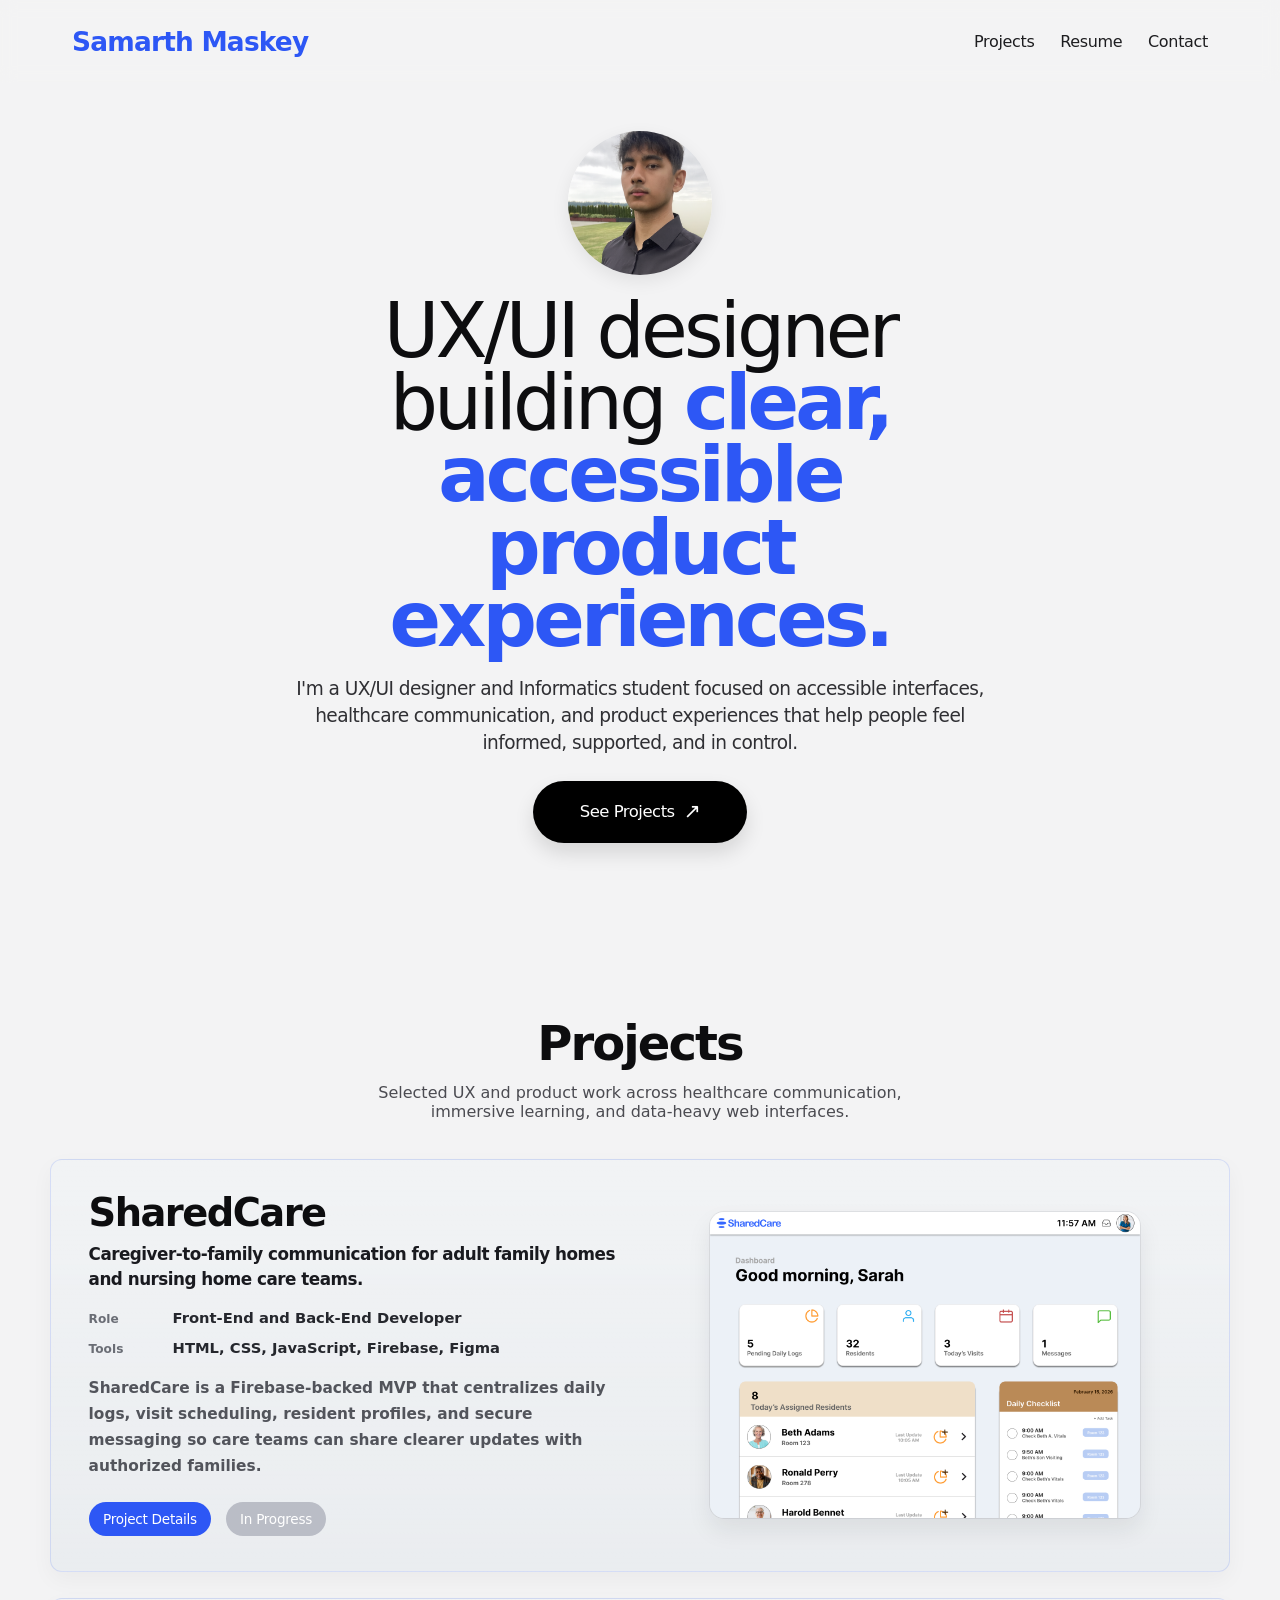
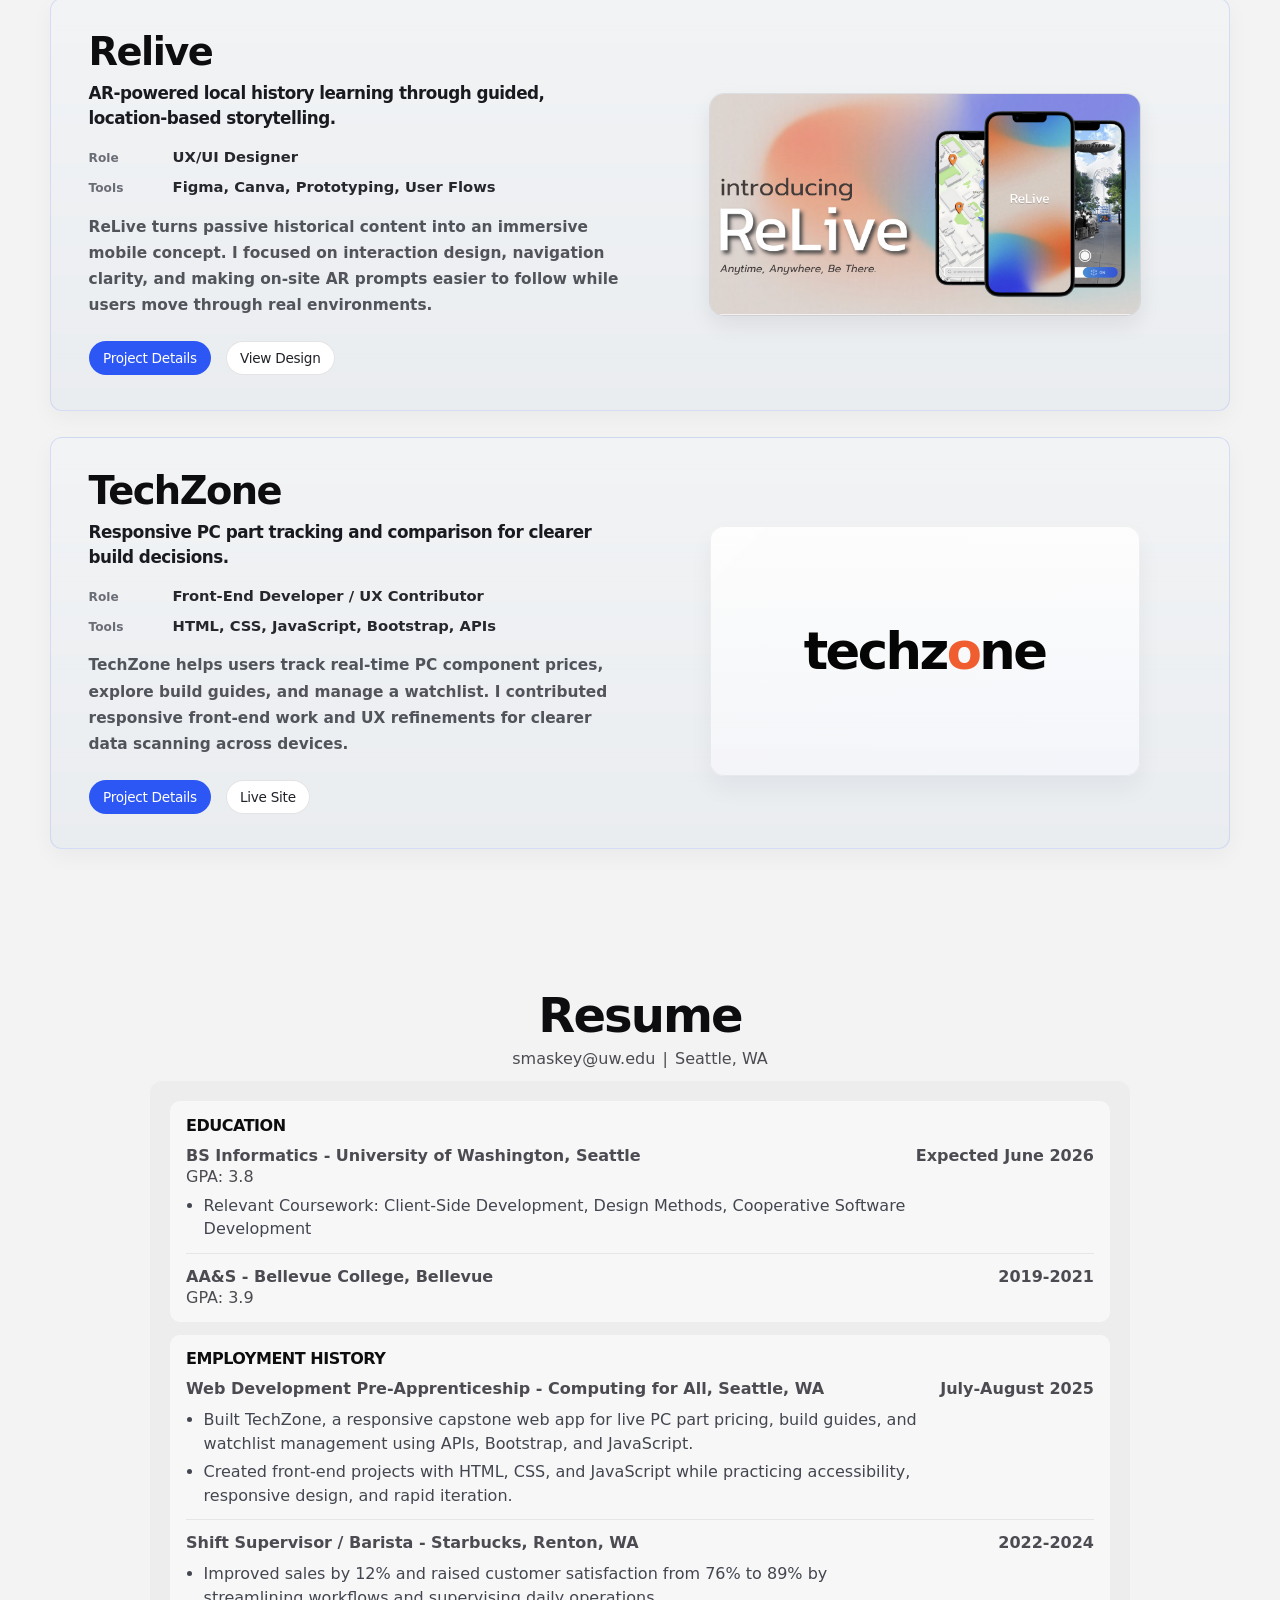
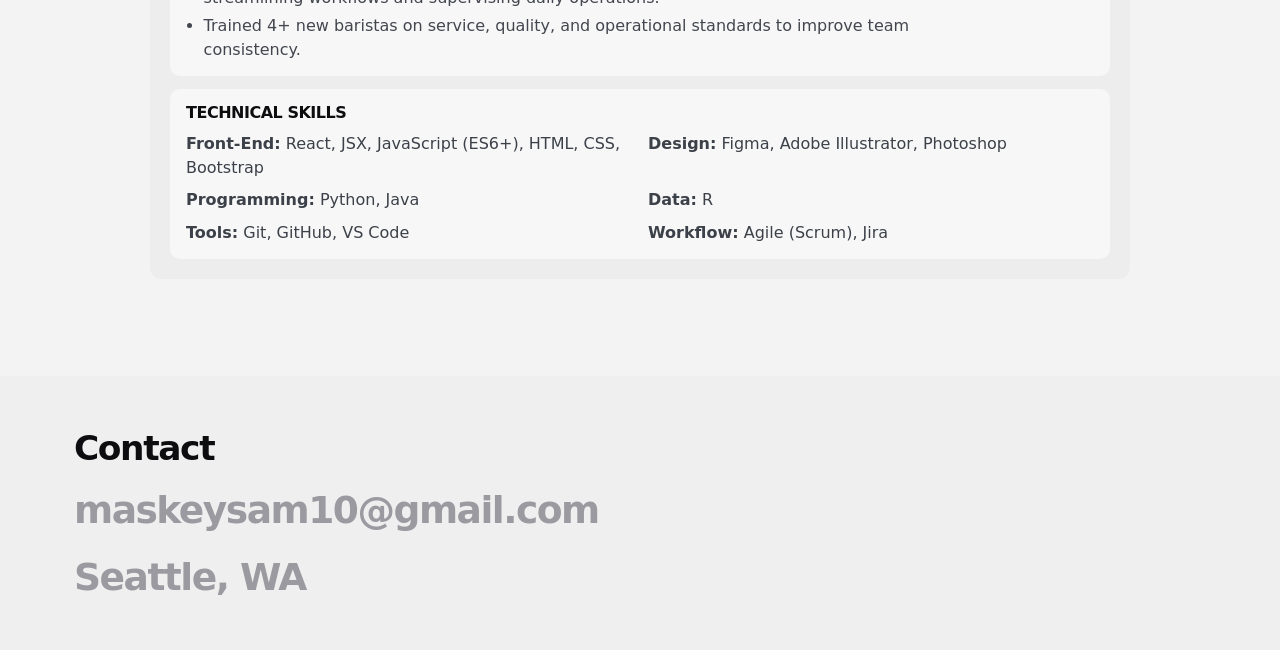
<file: index.html>
<!DOCTYPE html>
<html lang="en">
<head>
  <meta charset="UTF-8">
  <meta name="viewport" content="width=device-width, initial-scale=1.0">
  <title>Samarth Maskey | UX/UI Portfolio</title>
  <link rel="stylesheet" href="styles.css">
</head>
<body>
  <header class="site-header">
    <a class="brand" href="#home">Samarth Maskey</a>
    <nav class="site-nav" aria-label="Primary navigation">
      <a href="#projects">Projects</a>
      <a href="#resume">Resume</a>
      <a href="#contact">Contact</a>
    </nav>
  </header>

  <main>
    <section id="home" class="hero" aria-labelledby="hero-title">
      <img
        class="avatar"
        src="img/portrait.png"
        alt="Portrait of Samarth Maskey"
        width="144"
        height="144"
      >

      <h1 id="hero-title" class="hero-title">
        UX/UI designer building <span>clear, accessible product experiences.</span>
      </h1>

      <p class="hero-copy">
        I'm a UX/UI designer and Informatics student focused on accessible interfaces,
        healthcare communication, and product experiences that help people feel informed,
        supported, and in control.
      </p>

      <a class="cta-button" href="#projects">
        <span>See Projects</span>
        <span class="cta-arrow" aria-hidden="true">↗</span>
      </a>
    </section>

    <section id="projects" class="content-section" aria-labelledby="projects-title">
      <div class="projects-shell">
        <div class="section-heading">
          <h2 id="projects-title">Projects</h2>
          <p>Selected UX and product work across healthcare communication, immersive learning, and data-heavy web interfaces.</p>
        </div>

        <article class="project-card project-card-featured" aria-labelledby="sharedcare-title">
          <div class="project-copy">
            <h3 id="sharedcare-title">SharedCare</h3>
            <p class="project-value">Caregiver-to-family communication for adult family homes and nursing home care teams.</p>
            <dl class="project-specs" aria-label="SharedCare project details">
              <div>
                <dt>Role</dt>
                <dd>Front-End and Back-End Developer</dd>
              </div>
              <div>
                <dt>Tools</dt>
                <dd>HTML, CSS, JavaScript, Firebase, Figma</dd>
              </div>
            </dl>
            <p>
              SharedCare is a Firebase-backed MVP that centralizes daily logs, visit
              scheduling, resident profiles, and secure messaging so care teams can share
              clearer updates with authorized families.
            </p>
            <div class="project-actions">
              <a href="sharedcare.html" class="project-pill project-pill-primary">Project Details</a>
              <span class="project-pill project-pill-disabled" aria-disabled="true">In Progress</span>
            </div>
          </div>

          <div class="project-visual sharedcare-visual">
            <img
              src="img/sharedcare-mvp/Dashboard.png"
              alt="SharedCare caregiver dashboard with daily logs, assigned residents, visits, and messages."
              class="sharedcare-card-shot"
            >
          </div>
        </article>

        <article class="project-card project-card-featured" aria-labelledby="relive-title">
          <div class="project-copy">
            <h3 id="relive-title">Relive</h3>
            <p class="project-value">AR-powered local history learning through guided, location-based storytelling.</p>
            <dl class="project-specs" aria-label="Relive project details">
              <div>
                <dt>Role</dt>
                <dd>UX/UI Designer</dd>
              </div>
              <div>
                <dt>Tools</dt>
                <dd>Figma, Canva, Prototyping, User Flows</dd>
              </div>
            </dl>
            <p>
              ReLive turns passive historical content into an immersive mobile concept.
              I focused on interaction design, navigation clarity, and making on-site AR
              prompts easier to follow while users move through real environments.
            </p>
            <div class="project-actions">
              <a href="relive.html" class="project-pill project-pill-primary">Project Details</a>
              <a href="https://reliveprotothon2024.my.canva.site/" target="_blank" rel="noreferrer" class="project-pill project-pill-secondary">View Design</a>
            </div>
          </div>

          <div class="project-visual relive-visual">
            <img
              src="img/image.png"
              alt="ReLive concept image showing branded mobile mockups for an AR-powered history experience."
              class="relive-card-shot"
            >
          </div>
        </article>

        <article class="project-card project-card-featured" aria-labelledby="techzone-title">
          <div class="project-copy">
            <h3 id="techzone-title">TechZone</h3>
            <p class="project-value">Responsive PC part tracking and comparison for clearer build decisions.</p>
            <dl class="project-specs" aria-label="TechZone project details">
              <div>
                <dt>Role</dt>
                <dd>Front-End Developer / UX Contributor</dd>
              </div>
              <div>
                <dt>Tools</dt>
                <dd>HTML, CSS, JavaScript, Bootstrap, APIs</dd>
              </div>
            </dl>
            <p>
              TechZone helps users track real-time PC component prices, explore build
              guides, and manage a watchlist. I contributed responsive front-end work and
              UX refinements for clearer data scanning across devices.
            </p>
            <div class="project-actions">
              <a href="techzone.html" class="project-pill project-pill-primary">Project Details</a>
              <a href="https://techzoneproject1.netlify.app/" target="_blank" rel="noreferrer" class="project-pill project-pill-secondary">Live Site</a>
            </div>
          </div>

          <div class="project-visual techzone-visual" aria-hidden="true">
            <div class="techzone-wordmark">
              <span class="tz-black">techz</span><span class="tz-orange">o</span><span class="tz-black">ne</span>
            </div>
          </div>
        </article>
      </div>
    </section>

    <section id="resume" class="content-section" aria-labelledby="resume-title">
      <div class="resume-shell">
        <div class="resume-header">
          <h2 id="resume-title">Resume</h2>
          <p class="resume-contact">
            <a href="mailto:smaskey@uw.edu">smaskey@uw.edu</a>
            <span aria-hidden="true">|</span>
            <span>Seattle, WA</span>
          </p>
        </div>

        <div class="resume-panel">
          <section class="resume-block" aria-labelledby="resume-education">
            <h3 id="resume-education">Education</h3>
            <article class="resume-item">
              <div class="resume-item-head">
                <p class="resume-role">BS Informatics - University of Washington, Seattle</p>
                <p class="resume-date">Expected June 2026</p>
              </div>
              <p class="resume-subline">GPA: 3.8</p>
              <ul class="resume-bullets">
                <li>Relevant Coursework: Client-Side Development, Design Methods, Cooperative Software Development</li>
              </ul>
            </article>
            <article class="resume-item">
              <div class="resume-item-head">
                <p class="resume-role">AA&amp;S - Bellevue College, Bellevue</p>
                <p class="resume-date">2019-2021</p>
              </div>
              <p class="resume-subline">GPA: 3.9</p>
            </article>
          </section>

          <section class="resume-block" aria-labelledby="resume-employment">
            <h3 id="resume-employment">Employment History</h3>
            <article class="resume-item">
              <div class="resume-item-head">
                <p class="resume-role">Web Development Pre-Apprenticeship - Computing for All, Seattle, WA</p>
                <p class="resume-date">July-August 2025</p>
              </div>
              <ul class="resume-bullets">
                <li>Built TechZone, a responsive capstone web app for live PC part pricing, build guides, and watchlist management using APIs, Bootstrap, and JavaScript.</li>
                <li>Created front-end projects with HTML, CSS, and JavaScript while practicing accessibility, responsive design, and rapid iteration.</li>
              </ul>
            </article>
            <article class="resume-item">
              <div class="resume-item-head">
                <p class="resume-role">Shift Supervisor / Barista - Starbucks, Renton, WA</p>
                <p class="resume-date">2022-2024</p>
              </div>
              <ul class="resume-bullets">
                <li>Improved sales by 12% and raised customer satisfaction from 76% to 89% by streamlining workflows and supervising daily operations.</li>
                <li>Trained 4+ new baristas on service, quality, and operational standards to improve team consistency.</li>
              </ul>
            </article>
          </section>

          <section class="resume-block" aria-labelledby="resume-skills">
            <h3 id="resume-skills">Technical Skills</h3>
            <div class="skills-grid">
              <p><strong>Front-End:</strong> React, JSX, JavaScript (ES6+), HTML, CSS, Bootstrap</p>
              <p><strong>Design:</strong> Figma, Adobe Illustrator, Photoshop</p>
              <p><strong>Programming:</strong> Python, Java</p>
              <p><strong>Data:</strong> R</p>
              <p><strong>Tools:</strong> Git, GitHub, VS Code</p>
              <p><strong>Workflow:</strong> Agile (Scrum), Jira</p>
            </div>
          </section>
        </div>
      </div>
    </section>

  </main>

  <footer id="contact" class="site-footer" aria-labelledby="contact-title">
    <div class="footer-shell">
      <h2 id="contact-title">Contact</h2>
      <p><a href="mailto:maskeysam10@gmail.com">maskeysam10@gmail.com</a></p>
      <p>Seattle, WA</p>
    </div>
  </footer>

  <script src="script.js"></script>
</body>
</html>
</file>
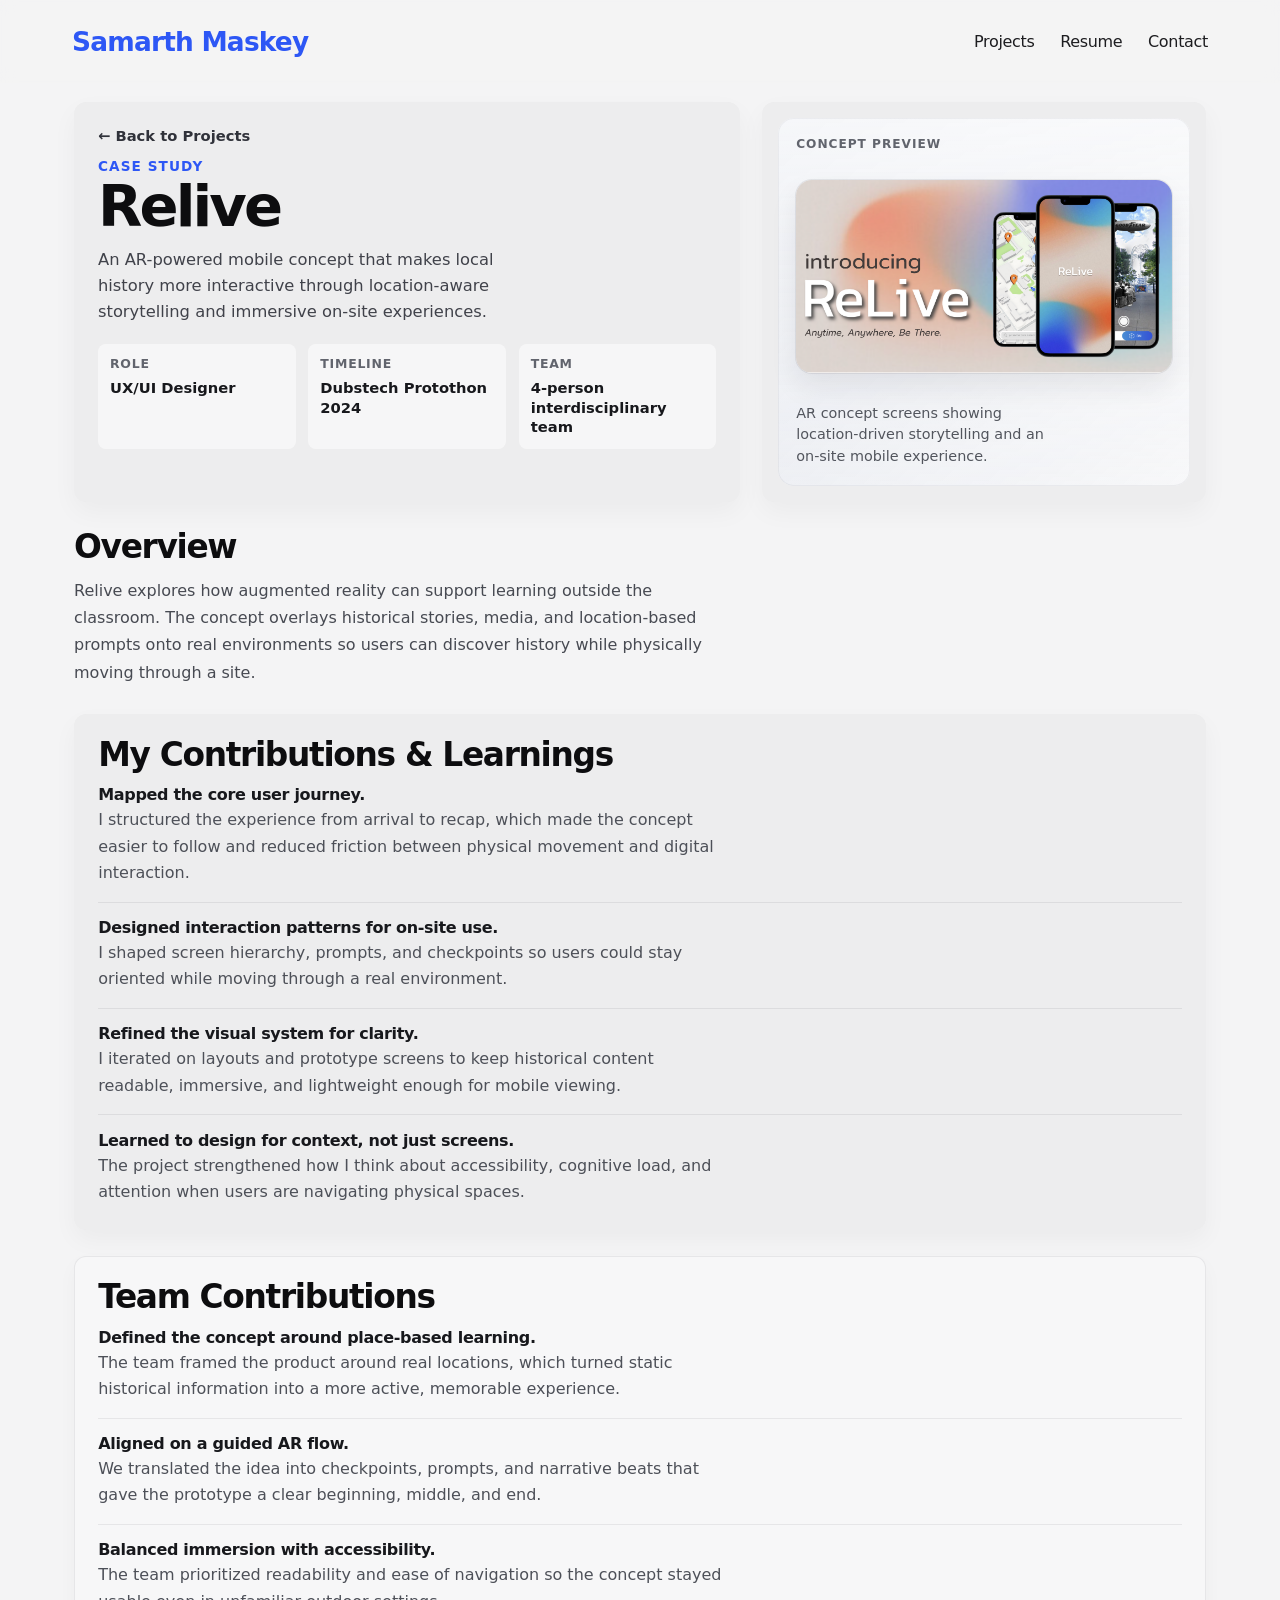
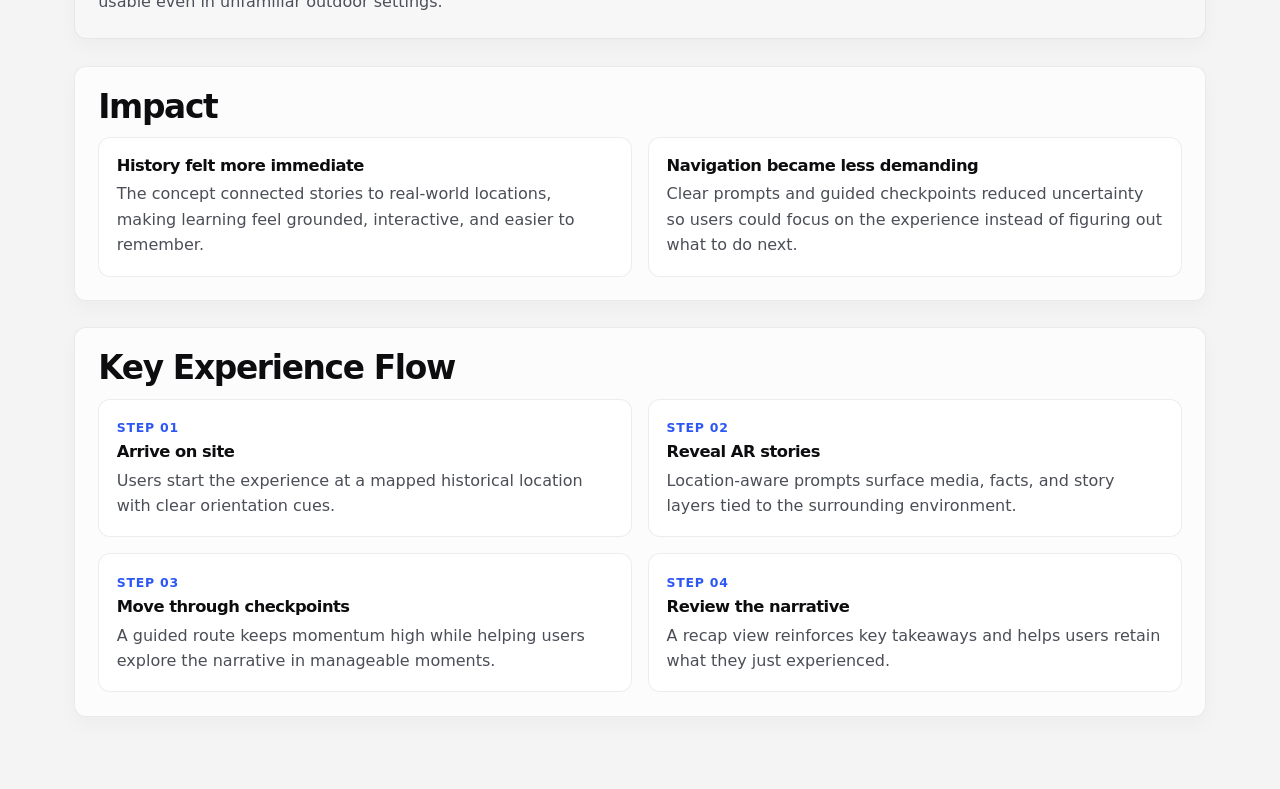
<file: relive.html>
<!DOCTYPE html>
<html lang="en">
<head>
  <meta charset="UTF-8">
  <meta name="viewport" content="width=device-width, initial-scale=1.0">
  <title>Relive | Project Details</title>
  <link rel="stylesheet" href="styles.css">
</head>
<body class="project-detail-page">
  <header class="site-header">
    <a class="brand" href="index.html">Samarth Maskey</a>
    <nav class="site-nav" aria-label="Primary navigation">
      <a href="index.html#projects">Projects</a>
      <a href="index.html#resume">Resume</a>
      <a href="index.html#contact">Contact</a>
    </nav>
  </header>

  <main class="detail-main">
    <section class="detail-hero" aria-labelledby="relive-page-title">
      <div class="detail-hero-copy">
        <a class="back-link" href="index.html#projects">← Back to Projects</a>
        <p class="detail-kicker">Case Study</p>
        <h1 id="relive-page-title">Relive</h1>
        <p class="detail-summary">
          An AR-powered mobile concept that makes local history more interactive through
          location-aware storytelling and immersive on-site experiences.
        </p>
        <div class="detail-meta">
          <div>
            <span class="detail-label">Role</span>
            <p>UX/UI Designer</p>
          </div>
          <div>
            <span class="detail-label">Timeline</span>
            <p>Dubstech Protothon 2024</p>
          </div>
          <div>
            <span class="detail-label">Team</span>
            <p>4-person interdisciplinary team</p>
          </div>
        </div>
      </div>

      <div class="detail-hero-visual relive-detail-visual">
        <div class="detail-visual-frame">
          <p class="detail-visual-label">Concept Preview</p>
          <div class="detail-visual-stage">
            <img
              src="img/image.png"
              alt="ReLive concept image showing branded mobile mockups for an AR-powered history experience."
              class="relive-hero-shot"
            >
          </div>
          <p class="detail-visual-note">AR concept screens showing location-driven storytelling and an on-site mobile experience.</p>
        </div>
      </div>
    </section>

    <section class="detail-section detail-section-minimal">
      <h2>Overview</h2>
      <p class="detail-lede">
        Relive explores how augmented reality can support learning outside the classroom.
        The concept overlays historical stories, media, and location-based prompts onto
        real environments so users can discover history while physically moving through a site.
      </p>
    </section>

    <section class="detail-section detail-section-highlight">
      <h2>My Contributions & Learnings</h2>
      <ul class="contribution-list">
        <li><strong>Mapped the core user journey.</strong><span>I structured the experience from arrival to recap, which made the concept easier to follow and reduced friction between physical movement and digital interaction.</span></li>
        <li><strong>Designed interaction patterns for on-site use.</strong><span>I shaped screen hierarchy, prompts, and checkpoints so users could stay oriented while moving through a real environment.</span></li>
        <li><strong>Refined the visual system for clarity.</strong><span>I iterated on layouts and prototype screens to keep historical content readable, immersive, and lightweight enough for mobile viewing.</span></li>
        <li><strong>Learned to design for context, not just screens.</strong><span>The project strengthened how I think about accessibility, cognitive load, and attention when users are navigating physical spaces.</span></li>
      </ul>
    </section>

    <section class="detail-section detail-section-soft">
      <h2>Team Contributions</h2>
      <ul class="contribution-list">
        <li><strong>Defined the concept around place-based learning.</strong><span>The team framed the product around real locations, which turned static historical information into a more active, memorable experience.</span></li>
        <li><strong>Aligned on a guided AR flow.</strong><span>We translated the idea into checkpoints, prompts, and narrative beats that gave the prototype a clear beginning, middle, and end.</span></li>
        <li><strong>Balanced immersion with accessibility.</strong><span>The team prioritized readability and ease of navigation so the concept stayed usable even in unfamiliar outdoor settings.</span></li>
      </ul>
    </section>

    <section class="detail-section">
      <h2>Impact</h2>
      <div class="impact-grid">
        <article class="impact-card">
          <h3>History felt more immediate</h3>
          <p>The concept connected stories to real-world locations, making learning feel grounded, interactive, and easier to remember.</p>
        </article>
        <article class="impact-card">
          <h3>Navigation became less demanding</h3>
          <p>Clear prompts and guided checkpoints reduced uncertainty so users could focus on the experience instead of figuring out what to do next.</p>
        </article>
      </div>
    </section>

    <section class="detail-section">
      <h2>Key Experience Flow</h2>
      <div class="feature-grid">
        <article class="feature-card">
          <span>Step 01</span>
          <h3>Arrive on site</h3>
          <p>Users start the experience at a mapped historical location with clear orientation cues.</p>
        </article>
        <article class="feature-card">
          <span>Step 02</span>
          <h3>Reveal AR stories</h3>
          <p>Location-aware prompts surface media, facts, and story layers tied to the surrounding environment.</p>
        </article>
        <article class="feature-card">
          <span>Step 03</span>
          <h3>Move through checkpoints</h3>
          <p>A guided route keeps momentum high while helping users explore the narrative in manageable moments.</p>
        </article>
        <article class="feature-card">
          <span>Step 04</span>
          <h3>Review the narrative</h3>
          <p>A recap view reinforces key takeaways and helps users retain what they just experienced.</p>
        </article>
      </div>
    </section>
  </main>
</body>
</html>
</file>
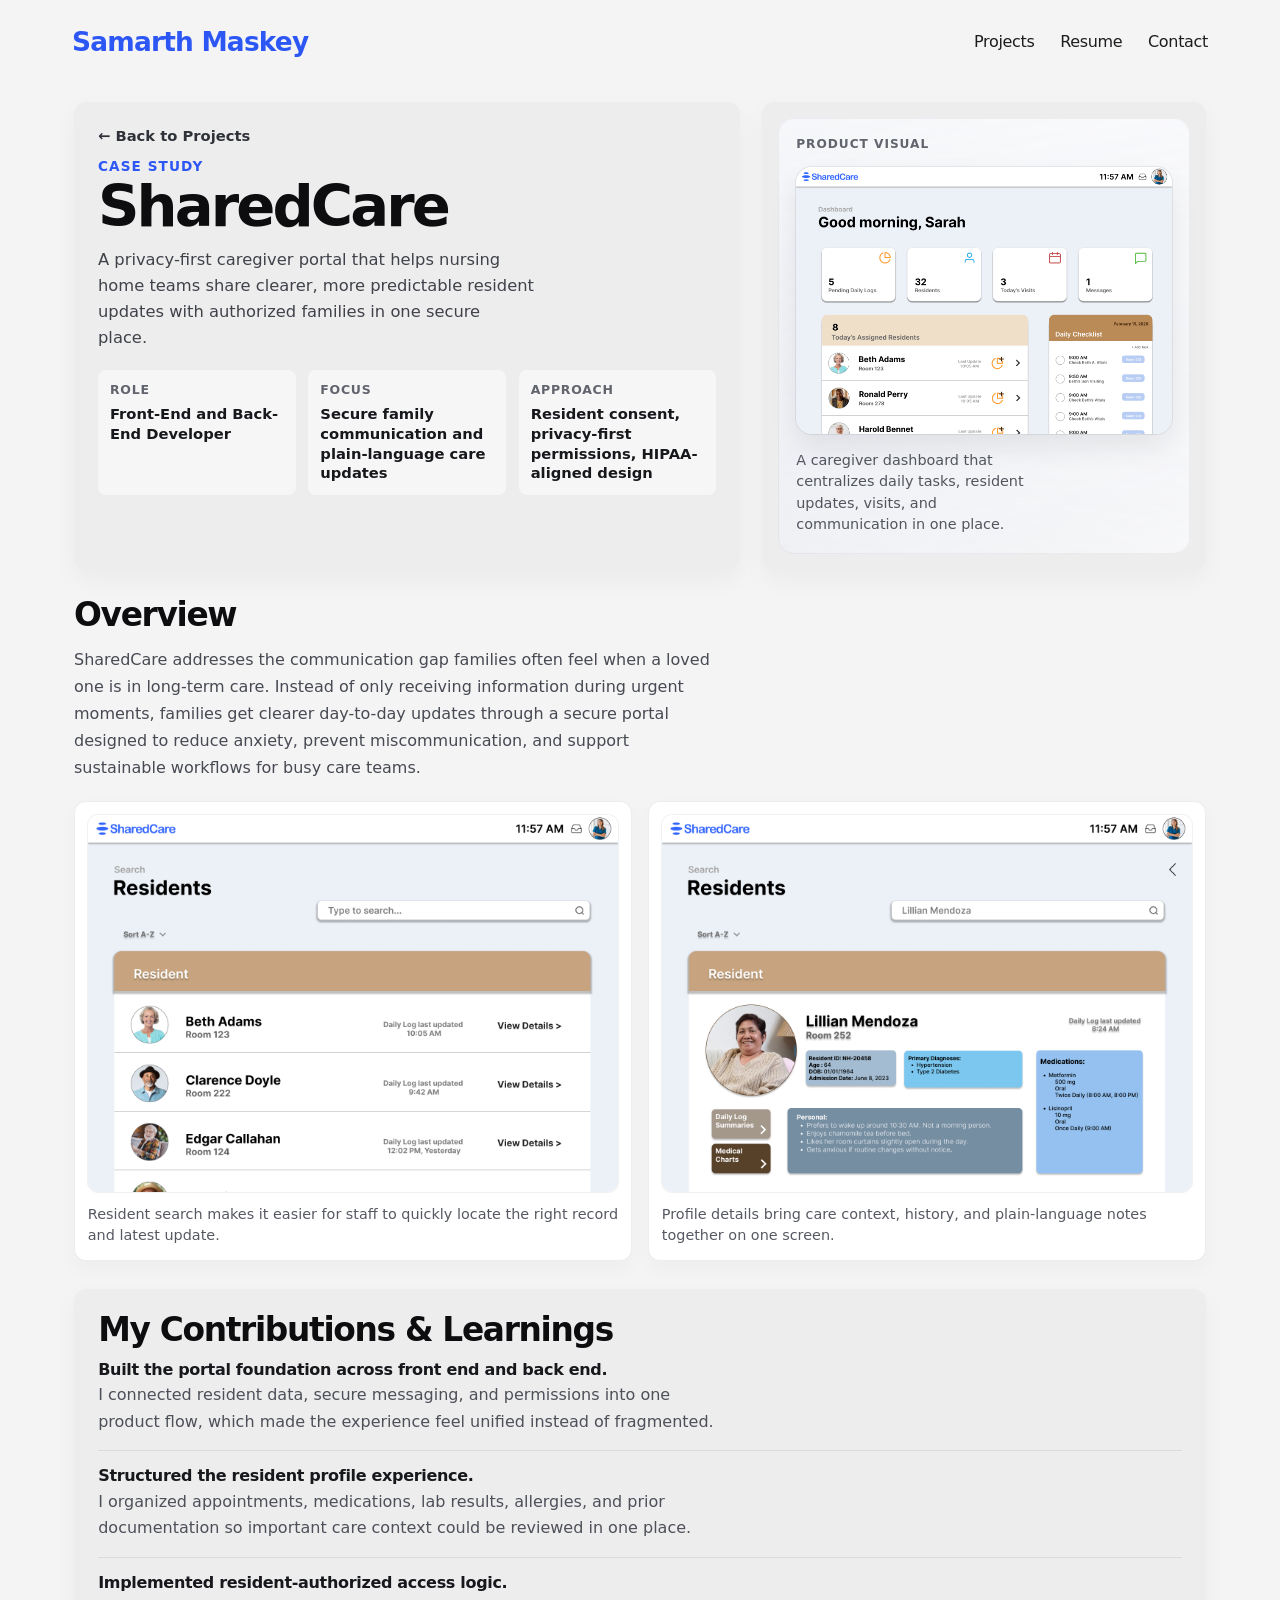
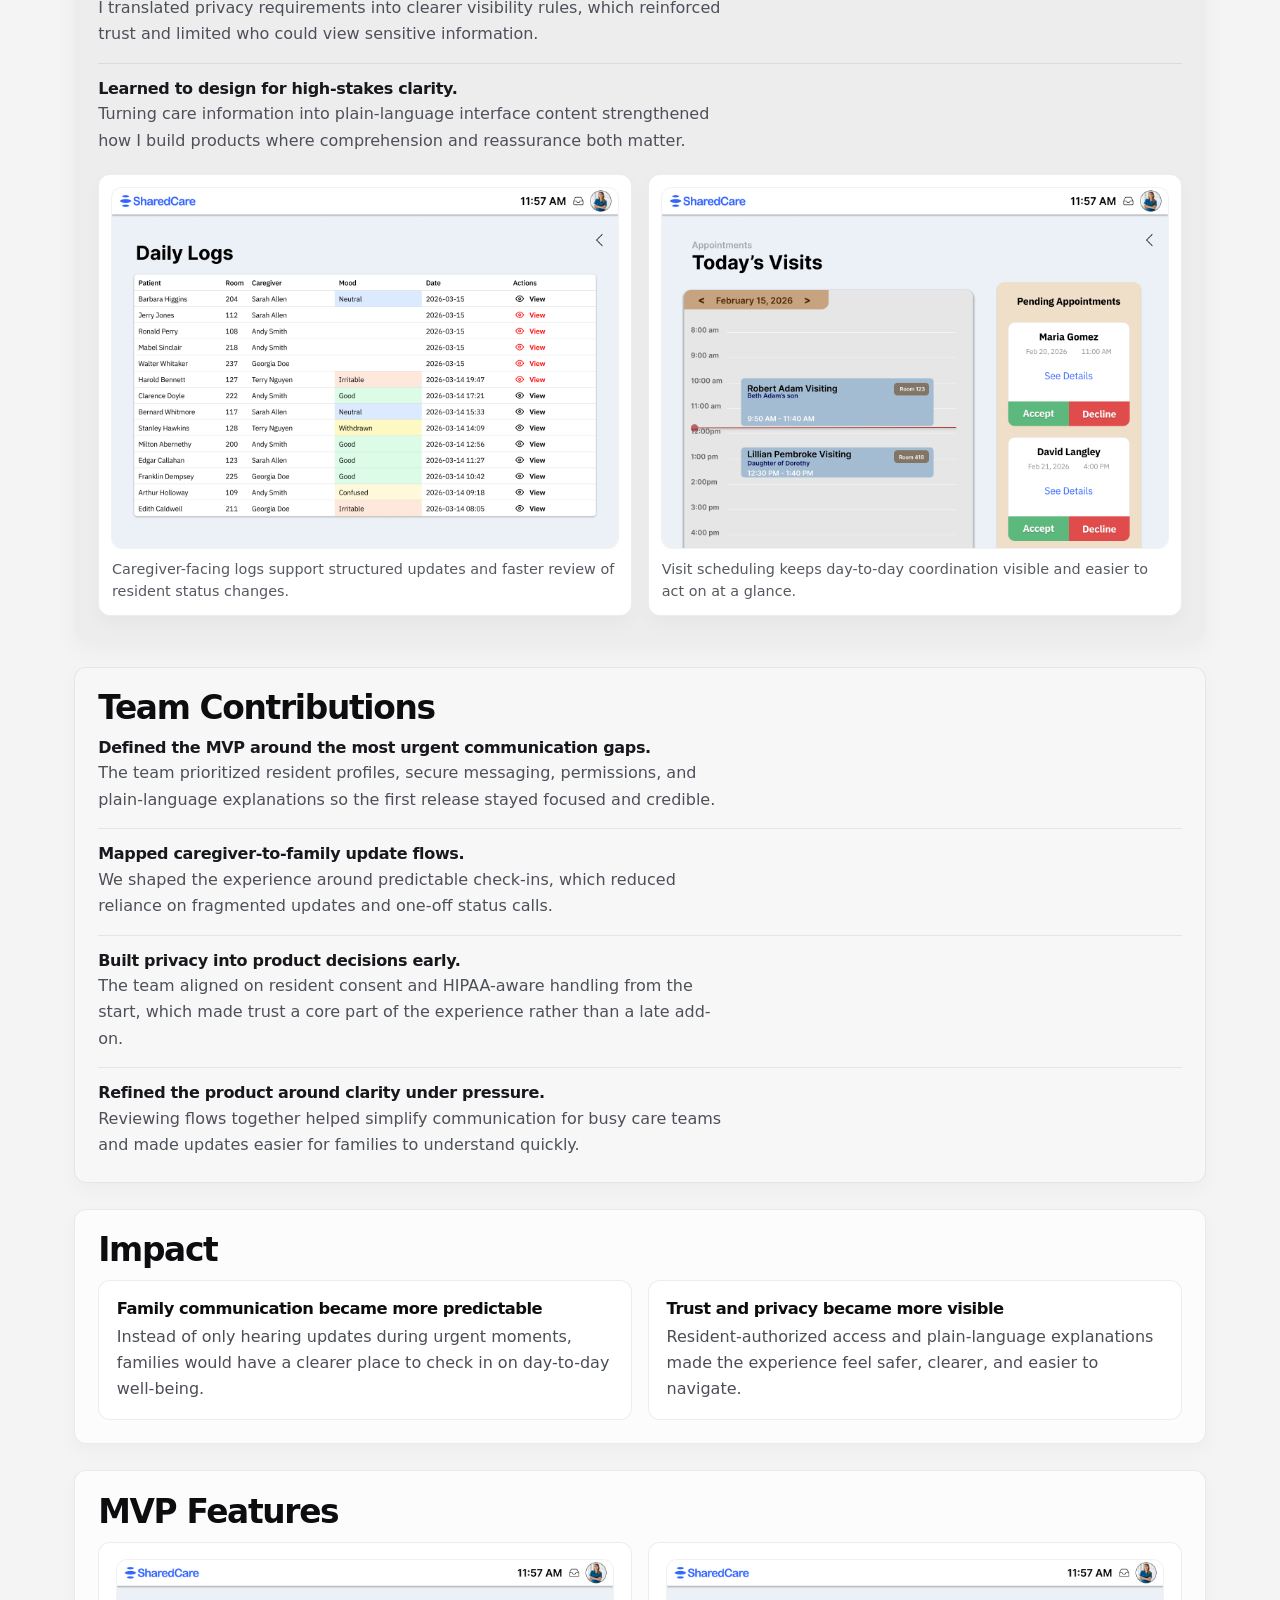
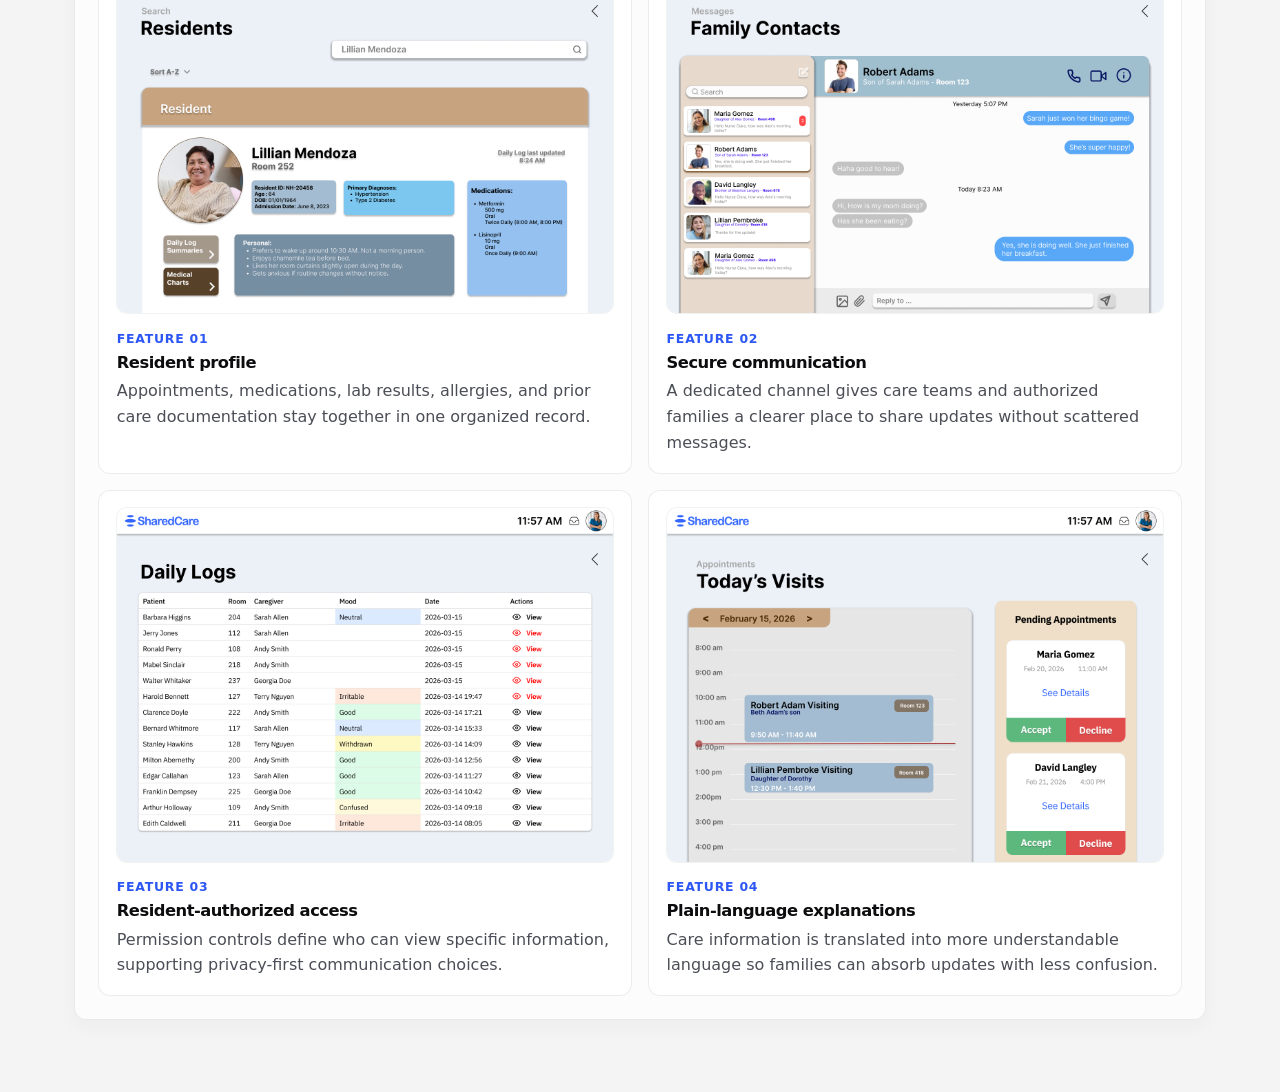
<file: sharedcare.html>
<!DOCTYPE html>
<html lang="en">
<head>
  <meta charset="UTF-8">
  <meta name="viewport" content="width=device-width, initial-scale=1.0">
  <title>SharedCare | Project Details</title>
  <link rel="stylesheet" href="styles.css">
</head>
<body class="project-detail-page">
  <header class="site-header">
    <a class="brand" href="index.html">Samarth Maskey</a>
    <nav class="site-nav" aria-label="Primary navigation">
      <a href="index.html#projects">Projects</a>
      <a href="index.html#resume">Resume</a>
      <a href="index.html#contact">Contact</a>
    </nav>
  </header>

  <main class="detail-main">
    <section class="detail-hero" aria-labelledby="sharedcare-page-title">
      <div class="detail-hero-copy">
        <a class="back-link" href="index.html#projects">← Back to Projects</a>
        <p class="detail-kicker">Case Study</p>
        <h1 id="sharedcare-page-title">SharedCare</h1>
        <p class="detail-summary">
          A privacy-first caregiver portal that helps nursing home teams share clearer,
          more predictable resident updates with authorized families in one secure place.
        </p>
        <div class="detail-meta">
          <div>
            <span class="detail-label">Role</span>
            <p>Front-End and Back-End Developer</p>
          </div>
          <div>
            <span class="detail-label">Focus</span>
            <p>Secure family communication and plain-language care updates</p>
          </div>
          <div>
            <span class="detail-label">Approach</span>
            <p>Resident consent, privacy-first permissions, HIPAA-aligned design</p>
          </div>
        </div>
      </div>

      <div class="detail-hero-visual sharedcare-detail-visual">
        <div class="detail-visual-frame">
          <p class="detail-visual-label">Product Visual</p>
          <div class="detail-visual-stage">
            <img
              src="img/sharedcare-mvp/Dashboard.png"
              alt="SharedCare dashboard showing assigned residents, pending logs, messages, visits, and a daily checklist."
              class="sharedcare-hero-shot"
            >
          </div>
          <p class="detail-visual-note">A caregiver dashboard that centralizes daily tasks, resident updates, visits, and communication in one place.</p>
        </div>
      </div>
    </section>

    <section class="detail-section detail-section-minimal">
      <h2>Overview</h2>
      <p class="detail-lede">
        SharedCare addresses the communication gap families often feel when a loved one
        is in long-term care. Instead of only receiving information during urgent moments,
        families get clearer day-to-day updates through a secure portal designed to reduce
        anxiety, prevent miscommunication, and support sustainable workflows for busy care teams.
      </p>
      <div class="sharedcare-gallery sharedcare-gallery-two">
        <figure class="sharedcare-shot">
          <img
            src="img/sharedcare-mvp/Resident Page.png"
            alt="SharedCare resident directory with searchable resident cards and daily log update timestamps."
            class="sharedcare-shot-image"
          >
          <figcaption>Resident search makes it easier for staff to quickly locate the right record and latest update.</figcaption>
        </figure>
        <figure class="sharedcare-shot">
          <img
            src="img/sharedcare-mvp/Resident Search Lillian Details.png"
            alt="SharedCare resident detail page showing profile information, diagnoses, medications, and personal care notes."
            class="sharedcare-shot-image"
          >
          <figcaption>Profile details bring care context, history, and plain-language notes together on one screen.</figcaption>
        </figure>
      </div>
    </section>

    <section class="detail-section detail-section-highlight">
      <h2>My Contributions & Learnings</h2>
      <ul class="contribution-list">
        <li><strong>Built the portal foundation across front end and back end.</strong><span>I connected resident data, secure messaging, and permissions into one product flow, which made the experience feel unified instead of fragmented.</span></li>
        <li><strong>Structured the resident profile experience.</strong><span>I organized appointments, medications, lab results, allergies, and prior documentation so important care context could be reviewed in one place.</span></li>
        <li><strong>Implemented resident-authorized access logic.</strong><span>I translated privacy requirements into clearer visibility rules, which reinforced trust and limited who could view sensitive information.</span></li>
        <li><strong>Learned to design for high-stakes clarity.</strong><span>Turning care information into plain-language interface content strengthened how I build products where comprehension and reassurance both matter.</span></li>
      </ul>
      <div class="sharedcare-gallery sharedcare-gallery-two">
        <figure class="sharedcare-shot">
          <img
            src="img/sharedcare-mvp/patient logs - caregiver view1.png"
            alt="SharedCare caregiver daily logs table with resident names, rooms, caregivers, mood indicators, dates, and actions."
            class="sharedcare-shot-image"
          >
          <figcaption>Caregiver-facing logs support structured updates and faster review of resident status changes.</figcaption>
        </figure>
        <figure class="sharedcare-shot">
          <img
            src="img/sharedcare-mvp/Todays Visits 1.png"
            alt="SharedCare appointments view showing today's visits on a timeline with pending appointment approvals."
            class="sharedcare-shot-image"
          >
          <figcaption>Visit scheduling keeps day-to-day coordination visible and easier to act on at a glance.</figcaption>
        </figure>
      </div>
    </section>

    <section class="detail-section detail-section-soft">
      <h2>Team Contributions</h2>
      <ul class="contribution-list">
        <li><strong>Defined the MVP around the most urgent communication gaps.</strong><span>The team prioritized resident profiles, secure messaging, permissions, and plain-language explanations so the first release stayed focused and credible.</span></li>
        <li><strong>Mapped caregiver-to-family update flows.</strong><span>We shaped the experience around predictable check-ins, which reduced reliance on fragmented updates and one-off status calls.</span></li>
        <li><strong>Built privacy into product decisions early.</strong><span>The team aligned on resident consent and HIPAA-aware handling from the start, which made trust a core part of the experience rather than a late add-on.</span></li>
        <li><strong>Refined the product around clarity under pressure.</strong><span>Reviewing flows together helped simplify communication for busy care teams and made updates easier for families to understand quickly.</span></li>
      </ul>
    </section>

    <section class="detail-section">
      <h2>Impact</h2>
      <div class="impact-grid">
        <article class="impact-card">
          <h3>Family communication became more predictable</h3>
          <p>Instead of only hearing updates during urgent moments, families would have a clearer place to check in on day-to-day well-being.</p>
        </article>
        <article class="impact-card">
          <h3>Trust and privacy became more visible</h3>
          <p>Resident-authorized access and plain-language explanations made the experience feel safer, clearer, and easier to navigate.</p>
        </article>
      </div>
    </section>

    <section class="detail-section">
      <h2>MVP Features</h2>
      <div class="feature-grid">
        <article class="feature-card">
          <img
            src="img/sharedcare-mvp/Resident Search Lillian Details.png"
            alt="Resident profile view in SharedCare with diagnoses, medications, and care notes."
            class="feature-card-media"
          >
          <span>Feature 01</span>
          <h3>Resident profile</h3>
          <p>Appointments, medications, lab results, allergies, and prior care documentation stay together in one organized record.</p>
        </article>
        <article class="feature-card">
          <img
            src="img/sharedcare-mvp/Messages Robert.png"
            alt="Family messaging view in SharedCare showing a conversation between care staff and an authorized family contact."
            class="feature-card-media"
          >
          <span>Feature 02</span>
          <h3>Secure communication</h3>
          <p>A dedicated channel gives care teams and authorized families a clearer place to share updates without scattered messages.</p>
        </article>
        <article class="feature-card">
          <img
            src="img/sharedcare-mvp/patient logs - caregiver view1.png"
            alt="Caregiver log interface in SharedCare used to review resident updates within a staff-facing workflow."
            class="feature-card-media"
          >
          <span>Feature 03</span>
          <h3>Resident-authorized access</h3>
          <p>Permission controls define who can view specific information, supporting privacy-first communication choices.</p>
        </article>
        <article class="feature-card">
          <img
            src="img/sharedcare-mvp/Todays Visits 1.png"
            alt="SharedCare visits screen showing today's schedule and upcoming appointment approvals."
            class="feature-card-media"
          >
          <span>Feature 04</span>
          <h3>Plain-language explanations</h3>
          <p>Care information is translated into more understandable language so families can absorb updates with less confusion.</p>
        </article>
      </div>
    </section>
  </main>
</body>
</html>
</file>
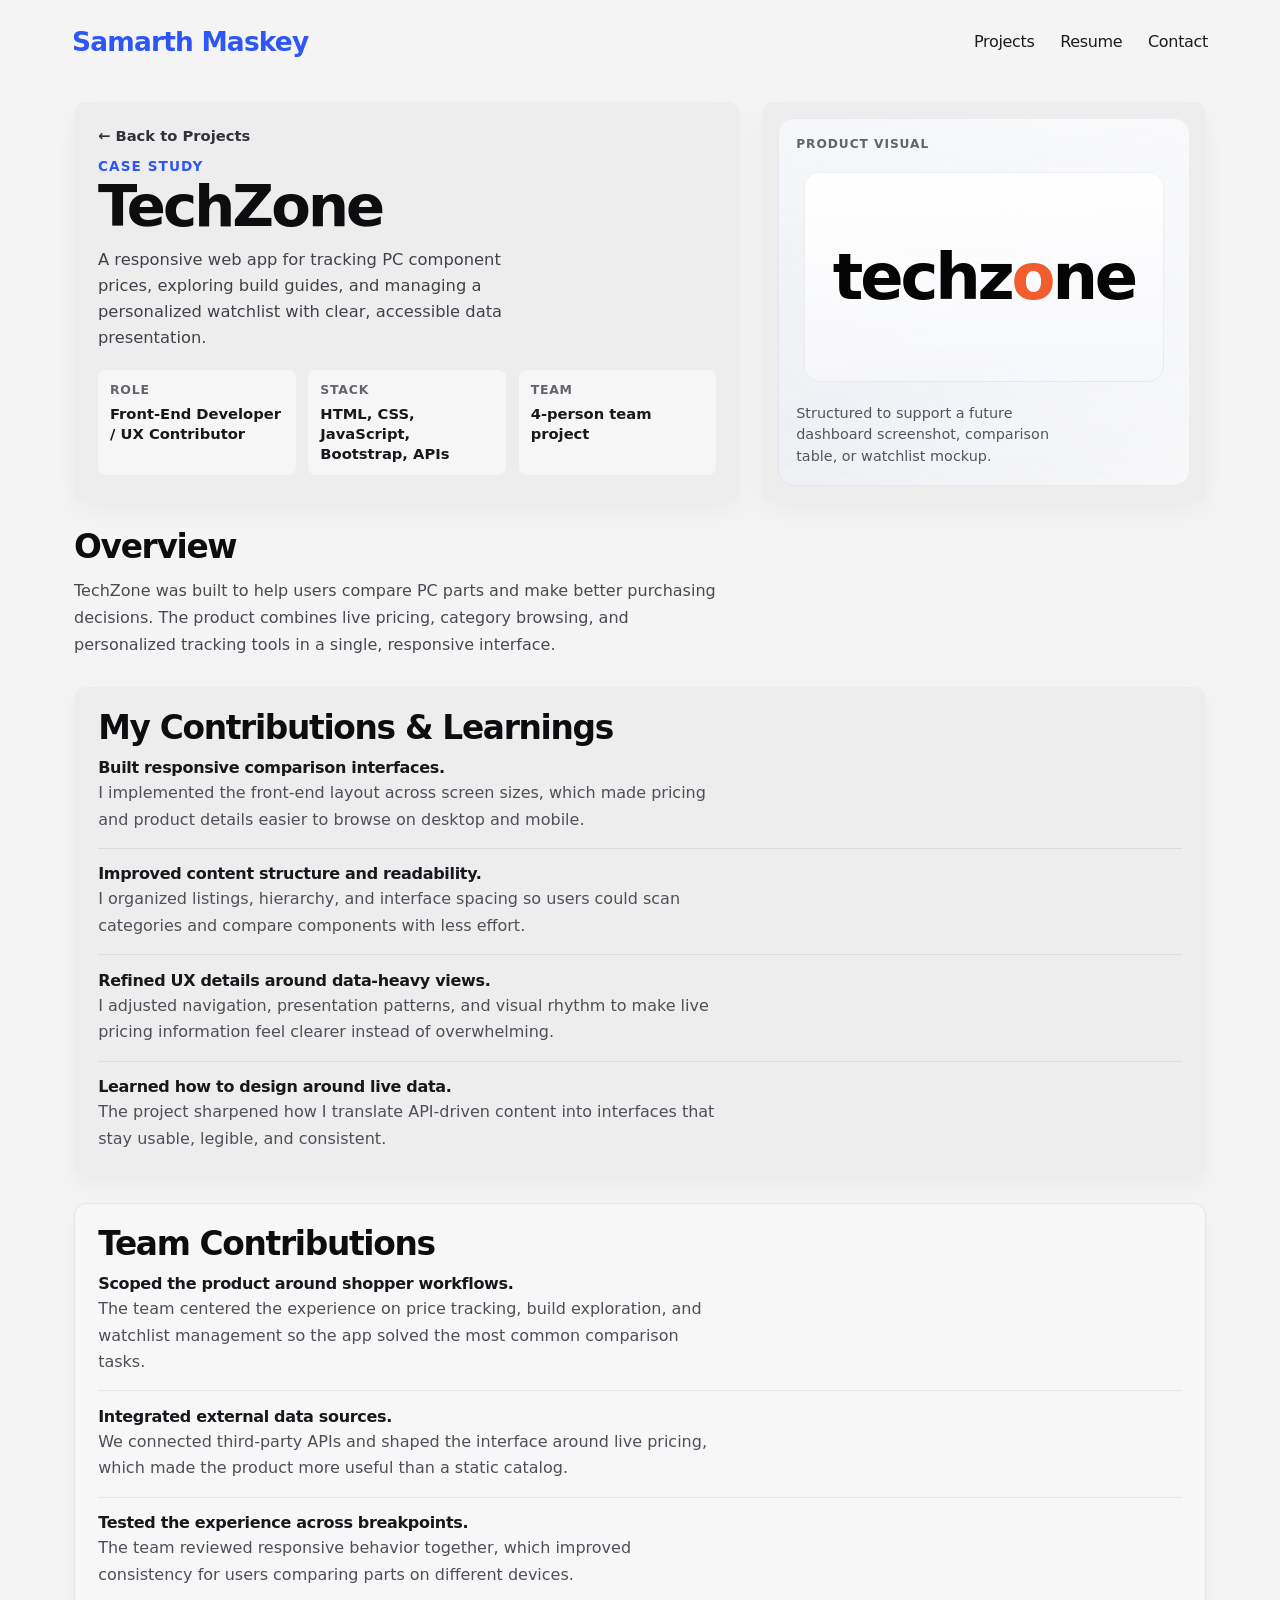
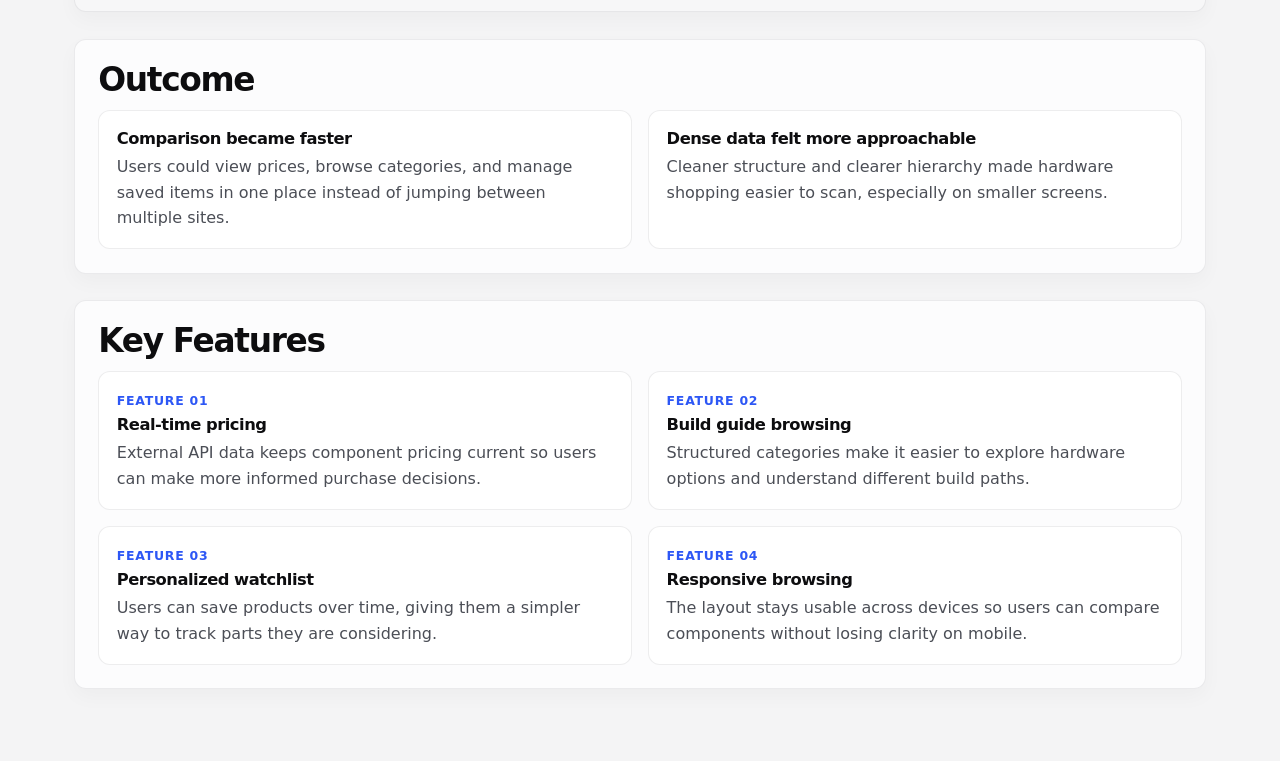
<file: techzone.html>
<!DOCTYPE html>
<html lang="en">
<head>
  <meta charset="UTF-8">
  <meta name="viewport" content="width=device-width, initial-scale=1.0">
  <title>TechZone | Project Details</title>
  <link rel="stylesheet" href="styles.css">
</head>
<body class="project-detail-page">
  <header class="site-header">
    <a class="brand" href="index.html">Samarth Maskey</a>
    <nav class="site-nav" aria-label="Primary navigation">
      <a href="index.html#projects">Projects</a>
      <a href="index.html#resume">Resume</a>
      <a href="index.html#contact">Contact</a>
    </nav>
  </header>

  <main class="detail-main">
    <section class="detail-hero" aria-labelledby="techzone-page-title">
      <div class="detail-hero-copy">
        <a class="back-link" href="index.html#projects">← Back to Projects</a>
        <p class="detail-kicker">Case Study</p>
        <h1 id="techzone-page-title">TechZone</h1>
        <p class="detail-summary">
          A responsive web app for tracking PC component prices, exploring build guides,
          and managing a personalized watchlist with clear, accessible data presentation.
        </p>
        <div class="detail-meta">
          <div>
            <span class="detail-label">Role</span>
            <p>Front-End Developer / UX Contributor</p>
          </div>
          <div>
            <span class="detail-label">Stack</span>
            <p>HTML, CSS, JavaScript, Bootstrap, APIs</p>
          </div>
          <div>
            <span class="detail-label">Team</span>
            <p>4-person team project</p>
          </div>
        </div>
      </div>

      <div class="detail-hero-visual techzone-detail-visual" aria-hidden="true">
        <div class="detail-visual-frame">
          <p class="detail-visual-label">Product Visual</p>
          <div class="detail-visual-stage">
            <div class="detail-logo-panel">
              <div class="techzone-wordmark">
                <span class="tz-black">techz</span><span class="tz-orange">o</span><span class="tz-black">ne</span>
              </div>
            </div>
          </div>
          <p class="detail-visual-note">Structured to support a future dashboard screenshot, comparison table, or watchlist mockup.</p>
        </div>
      </div>
    </section>

    <section class="detail-section detail-section-minimal">
      <h2>Overview</h2>
      <p class="detail-lede">
        TechZone was built to help users compare PC parts and make better purchasing
        decisions. The product combines live pricing, category browsing, and personalized
        tracking tools in a single, responsive interface.
      </p>
    </section>

    <section class="detail-section detail-section-highlight">
      <h2>My Contributions & Learnings</h2>
      <ul class="contribution-list">
        <li><strong>Built responsive comparison interfaces.</strong><span>I implemented the front-end layout across screen sizes, which made pricing and product details easier to browse on desktop and mobile.</span></li>
        <li><strong>Improved content structure and readability.</strong><span>I organized listings, hierarchy, and interface spacing so users could scan categories and compare components with less effort.</span></li>
        <li><strong>Refined UX details around data-heavy views.</strong><span>I adjusted navigation, presentation patterns, and visual rhythm to make live pricing information feel clearer instead of overwhelming.</span></li>
        <li><strong>Learned how to design around live data.</strong><span>The project sharpened how I translate API-driven content into interfaces that stay usable, legible, and consistent.</span></li>
      </ul>
    </section>

    <section class="detail-section detail-section-soft">
      <h2>Team Contributions</h2>
      <ul class="contribution-list">
        <li><strong>Scoped the product around shopper workflows.</strong><span>The team centered the experience on price tracking, build exploration, and watchlist management so the app solved the most common comparison tasks.</span></li>
        <li><strong>Integrated external data sources.</strong><span>We connected third-party APIs and shaped the interface around live pricing, which made the product more useful than a static catalog.</span></li>
        <li><strong>Tested the experience across breakpoints.</strong><span>The team reviewed responsive behavior together, which improved consistency for users comparing parts on different devices.</span></li>
      </ul>
    </section>

    <section class="detail-section">
      <h2>Outcome</h2>
      <div class="impact-grid">
        <article class="impact-card">
          <h3>Comparison became faster</h3>
          <p>Users could view prices, browse categories, and manage saved items in one place instead of jumping between multiple sites.</p>
        </article>
        <article class="impact-card">
          <h3>Dense data felt more approachable</h3>
          <p>Cleaner structure and clearer hierarchy made hardware shopping easier to scan, especially on smaller screens.</p>
        </article>
      </div>
    </section>

    <section class="detail-section">
      <h2>Key Features</h2>
      <div class="feature-grid">
        <article class="feature-card">
          <span>Feature 01</span>
          <h3>Real-time pricing</h3>
          <p>External API data keeps component pricing current so users can make more informed purchase decisions.</p>
        </article>
        <article class="feature-card">
          <span>Feature 02</span>
          <h3>Build guide browsing</h3>
          <p>Structured categories make it easier to explore hardware options and understand different build paths.</p>
        </article>
        <article class="feature-card">
          <span>Feature 03</span>
          <h3>Personalized watchlist</h3>
          <p>Users can save products over time, giving them a simpler way to track parts they are considering.</p>
        </article>
        <article class="feature-card">
          <span>Feature 04</span>
          <h3>Responsive browsing</h3>
          <p>The layout stays usable across devices so users can compare components without losing clarity on mobile.</p>
        </article>
      </div>
    </section>
  </main>
</body>
</html>
</file>
<file: styles.css>
:root {
  color-scheme: light;
  --bg: #f3f3f4;
  --text: #0d0d0f;
  --muted: #2f2f33;
  --accent: #2d57f5;
  --accent-hover: #2449d8;
  --surface: #ffffff;
}

* {
  box-sizing: border-box;
}

html {
  scroll-behavior: smooth;
}

body {
  margin: 0;
  min-height: 100vh;
  font-family: Inter, ui-sans-serif, system-ui, -apple-system, BlinkMacSystemFont, "Segoe UI", sans-serif;
  background: var(--bg);
  color: var(--text);
}

a {
  color: inherit;
  text-decoration: none;
}

.site-header {
  position: sticky;
  top: 0;
  z-index: 10;
  display: flex;
  align-items: center;
  justify-content: space-between;
  gap: 1rem;
  padding: 26px 72px;
  background: color-mix(in srgb, var(--bg) 92%, transparent);
  backdrop-filter: blur(8px);
}

.brand {
  font-size: clamp(1.65rem, 2vw, 2.25rem);
  font-weight: 800;
  color: var(--accent);
  letter-spacing: -0.03em;
}

.site-nav {
  display: flex;
  align-items: center;
  gap: clamp(1rem, 2vw, 3rem);
}

.site-nav a {
  font-size: 1rem;
  font-weight: 500;
  letter-spacing: -0.02em;
  color: #1d1d20;
  transition: color 120ms ease;
}

.site-nav a:hover,
.site-nav a[aria-current="true"] {
  color: var(--accent);
}

.hero {
  min-height: calc(100vh - 90px);
  display: grid;
  justify-items: center;
  align-content: center;
  text-align: center;
  padding: 3rem 1.5rem 5rem;
  gap: 1.25rem;
}

.avatar {
  width: 144px;
  aspect-ratio: 1;
  border-radius: 999px;
  display: block;
  object-fit: cover;
  object-position: center;
  box-shadow:
    inset 0 0 0 2px rgba(255, 255, 255, 0.4),
    0 6px 18px rgba(0, 0, 0, 0.08);
}

.hero-title {
  margin: 0;
  font-size: clamp(2.6rem, 6vw, 4.75rem);
  line-height: 0.95;
  font-weight: 500;
  letter-spacing: -0.05em;
  max-width: 13ch;
}

.hero-title span {
  color: var(--accent);
  font-weight: 700;
}

.hero-copy {
  margin: 0;
  max-width: 690px;
  font-size: clamp(1rem, 1.6vw, 1.16rem);
  line-height: 1.45;
  letter-spacing: -0.03em;
  color: var(--muted);
}

.cta-button {
  margin-top: 0.25rem;
  display: inline-flex;
  align-items: center;
  justify-content: center;
  gap: 0.55rem;
  min-width: 214px;
  min-height: 62px;
  padding: 0.9rem 1.6rem;
  border-radius: 999px;
  background: #000;
  color: #fff;
  font-size: 1.03rem;
  font-weight: 500;
  letter-spacing: -0.03em;
  box-shadow: 0 10px 20px rgba(0, 0, 0, 0.12);
  transition: transform 120ms ease, background-color 120ms ease;
}

.cta-button:hover {
  background: #111;
  transform: translateY(-1px);
}

.cta-arrow {
  font-size: 1.25em;
  line-height: 1;
}

.content-section {
  min-height: 70vh;
  padding: 5rem 1.5rem;
}

#projects.content-section {
  padding-top: 5.75rem;
}

#resume.content-section {
  min-height: auto;
  padding-block: 3.6rem;
}

.content-section h2 {
  margin: 0 0 0.75rem;
  font-size: clamp(2rem, 4vw, 3rem);
  letter-spacing: -0.04em;
}

.content-section p {
  margin: 0;
  color: #4b4b51;
}

.section-kicker {
  margin: 0 0 0.25rem;
  color: var(--accent);
  font-size: 0.78rem;
  font-weight: 800;
  letter-spacing: 0.1em;
  text-transform: uppercase;
}

.resume-shell {
  width: min(100%, 980px);
  margin: 0 auto;
  display: grid;
  gap: 0.85rem;
}

.resume-header {
  text-align: center;
}

.resume-header h2 {
  margin-bottom: 0.35rem;
}

.resume-contact {
  display: flex;
  flex-wrap: wrap;
  justify-content: center;
  align-items: center;
  gap: 0.45rem;
  color: #363942;
  font-weight: 500;
}

.resume-contact a:hover {
  color: var(--accent);
}

.resume-panel {
  background: #ededee;
  border-radius: 12px;
  padding: clamp(0.9rem, 1.8vw, 1.25rem);
  display: grid;
  gap: 0.8rem;
}

.resume-block {
  background: rgba(255, 255, 255, 0.58);
  border-radius: 10px;
  padding: 0.9rem 1rem;
}

.resume-block h3 {
  margin: 0 0 0.65rem;
  font-size: 1rem;
  letter-spacing: -0.03em;
  text-transform: uppercase;
}

.resume-item + .resume-item {
  margin-top: 0.75rem;
  padding-top: 0.75rem;
  border-top: 1px solid rgba(0, 0, 0, 0.07);
}

.resume-item-head {
  display: flex;
  align-items: baseline;
  justify-content: space-between;
  gap: 1rem;
}

.resume-role {
  margin: 0;
  font-weight: 700;
  color: #191a1f;
  line-height: 1.4;
}

.resume-date {
  margin: 0;
  flex-shrink: 0;
  color: #494c55;
  font-weight: 600;
  white-space: nowrap;
}

.resume-subline {
  margin: 0.25rem 0 0;
  color: #4b4e57;
  font-weight: 500;
}

.resume-link {
  margin: 0.35rem 0 0;
  font-size: 0.95rem;
}

.resume-link a {
  color: var(--accent);
  text-decoration: underline;
  text-underline-offset: 2px;
}

.resume-bullets {
  margin: 0.45rem 0 0;
  padding-left: 1.1rem;
  color: #43464f;
  line-height: 1.48;
  max-width: 72ch;
}

.resume-bullets li + li {
  margin-top: 0.3rem;
}

.skills-grid {
  display: grid;
  grid-template-columns: repeat(2, minmax(0, 1fr));
  gap: 0.6rem 1rem;
}

.skills-grid p {
  margin: 0;
  color: #3c4048;
  line-height: 1.45;
}

.projects-shell {
  width: min(100%, 1180px);
  margin: 0 auto;
  display: grid;
  gap: 1.65rem;
}

.section-heading {
  text-align: center;
  margin-bottom: 0.75rem;
}

.section-heading p {
  max-width: 60ch;
  margin: 0 auto;
}

.project-card {
  display: grid;
  grid-template-columns: 1.35fr 0.95fr;
  gap: 1.8rem;
  align-items: center;
  padding: clamp(1.45rem, 3vw, 2.15rem);
  background: #efefef;
  border-radius: 12px;
  box-shadow: 0 8px 22px rgba(18, 22, 29, 0.04);
}

.project-card-featured {
  grid-template-columns: 1fr 1fr;
  background:
    linear-gradient(180deg, rgba(255, 255, 255, 0.38), rgba(255, 255, 255, 0.05)),
    #e9ecef;
  border: 1px solid rgba(45, 87, 245, 0.14);
}

.project-copy {
  padding-inline: 0.2rem;
}

.project-copy h3 {
  margin: 0 0 0.6rem;
  font-size: clamp(2rem, 3vw, 2.75rem);
  letter-spacing: -0.04em;
  line-height: 1;
}

.project-specs {
  margin: 1rem 0 1rem;
  display: grid;
  gap: 0.55rem;
}

.project-specs div {
  display: grid;
  grid-template-columns: 72px minmax(0, 1fr);
  gap: 0.75rem;
  align-items: baseline;
}

.project-specs dt {
  color: #6a6d75;
  font-size: 0.76rem;
  font-weight: 800;
  letter-spacing: 0;
  text-transform: none;
}

.project-specs dd {
  margin: 0;
  color: #25272d;
  font-size: 0.92rem;
  line-height: 1.45;
  font-weight: 650;
}

.project-copy p {
  margin: 0;
  max-width: 52ch;
  font-size: 0.96rem;
  line-height: 1.7;
  color: #52545b;
  font-weight: 600;
}

.project-copy .project-value {
  margin: 0;
  max-width: 46ch;
  color: #191a1f;
  font-size: 1.05rem;
  line-height: 1.45;
  font-weight: 750;
  letter-spacing: -0.03em;
}

.project-actions {
  margin-top: 1.45rem;
  display: flex;
  flex-wrap: wrap;
  gap: 0.9rem;
}

.project-pill {
  display: inline-flex;
  align-items: center;
  justify-content: center;
  min-height: 34px;
  padding: 0.4rem 0.9rem;
  border-radius: 999px;
  background: var(--accent);
  color: #fff;
  font-size: 0.85rem;
  font-weight: 500;
  letter-spacing: -0.02em;
}

.project-pill:hover {
  background: var(--accent-hover);
}

.project-pill-secondary {
  background: #ffffff;
  color: #202228;
  box-shadow: inset 0 0 0 1px rgba(32, 34, 40, 0.12);
}

.project-pill-secondary:hover {
  background: #f7f7f8;
}

.project-pill-disabled {
  background: #babdc6;
  color: #ffffff;
  cursor: default;
  pointer-events: none;
}

.project-pill-disabled:hover {
  background: #babdc6;
}

.project-visual {
  min-height: 250px;
  display: grid;
  place-items: center;
}

.relive-visual {
  display: grid;
  place-items: center;
}

.relive-card-shot {
  width: min(100%, 430px);
  height: auto;
  display: block;
  border-radius: 14px;
  box-shadow:
    0 10px 22px rgba(20, 24, 32, 0.08),
    0 0 0 1px rgba(30, 35, 45, 0.08);
}

.techzone-visual {
  display: grid;
  place-items: center;
}

.techzone-visual .techzone-wordmark {
  width: min(100%, 430px);
  min-height: 250px;
  padding: 1.2rem;
  border-radius: 14px;
  display: flex;
  align-items: center;
  justify-content: center;
  background:
    linear-gradient(180deg, rgba(255, 255, 255, 0.88), rgba(246, 247, 250, 0.88)),
    linear-gradient(135deg, rgba(255, 173, 135, 0.08), rgba(124, 150, 255, 0.1));
  box-shadow:
    inset 0 0 0 1px rgba(30, 35, 45, 0.06),
    0 12px 24px rgba(20, 24, 32, 0.05);
}

.sharedcare-visual {
  display: grid;
  place-items: center;
}

.sharedcare-logo {
  width: min(100%, 360px);
  height: auto;
  display: block;
  object-fit: contain;
}

.sharedcare-card-shot {
  width: min(100%, 430px);
  height: auto;
  display: block;
  border-radius: 14px;
  box-shadow:
    0 12px 24px rgba(20, 24, 32, 0.08),
    0 0 0 1px rgba(30, 35, 45, 0.08);
}

.techzone-wordmark {
  font-weight: 800;
  font-size: clamp(2.4rem, 4vw, 3.8rem);
  letter-spacing: -0.05em;
  line-height: 1;
  text-transform: lowercase;
  transform: translateY(8px);
}

.tz-black {
  color: #050505;
}

.tz-orange {
  color: #f05d2f;
}

.project-detail-page {
  background: #f4f4f5;
}

.detail-main {
  width: min(100%, 1180px);
  margin: 0 auto;
  padding: 1.2rem 1.5rem 4.5rem;
  display: grid;
  gap: 1.65rem;
}

.detail-hero {
  display: grid;
  grid-template-columns: 1.2fr 0.8fr;
  gap: 1.35rem;
  align-items: stretch;
}

.detail-hero-copy,
.detail-hero-visual {
  background: #ededee;
  border-radius: 12px;
}

.detail-hero-copy {
  padding: 1.5rem 1.5rem 1.35rem;
  box-shadow: 0 10px 26px rgba(17, 20, 26, 0.04);
}

.back-link {
  display: inline-flex;
  align-items: center;
  font-size: 0.92rem;
  font-weight: 600;
  color: #30323a;
  margin-bottom: 0.85rem;
}

.back-link:hover {
  color: var(--accent);
}

.detail-kicker {
  margin: 0;
  color: var(--accent);
  font-size: 0.85rem;
  font-weight: 700;
  letter-spacing: 0.08em;
  text-transform: uppercase;
}

.detail-hero-copy h1 {
  margin: 0.4rem 0 0.75rem;
  font-size: clamp(2.2rem, 5vw, 3.6rem);
  line-height: 0.95;
  letter-spacing: -0.05em;
}

.detail-summary {
  margin: 0;
  color: #40424a;
  max-width: 42ch;
  line-height: 1.6;
  font-size: 1.02rem;
}

.detail-meta {
  margin-top: 1.2rem;
  display: grid;
  grid-template-columns: repeat(3, minmax(0, 1fr));
  gap: 0.8rem;
}

.detail-meta > div {
  background: rgba(255, 255, 255, 0.55);
  border-radius: 8px;
  padding: 0.75rem;
}

.detail-label {
  display: block;
  font-size: 0.78rem;
  color: #61646d;
  font-weight: 700;
  text-transform: uppercase;
  letter-spacing: 0.06em;
}

.detail-meta p {
  margin: 0.4rem 0 0;
  color: #17181c;
  font-size: 0.92rem;
  line-height: 1.35;
  font-weight: 600;
}

.detail-hero-visual {
  min-height: 320px;
  padding: 1rem;
  position: relative;
  display: grid;
  place-items: center;
  overflow: hidden;
  box-shadow: 0 10px 26px rgba(17, 20, 26, 0.04);
}

.detail-visual-frame {
  width: 100%;
  min-height: 100%;
  border-radius: 16px;
  padding: 1.15rem;
  display: grid;
  align-content: space-between;
  gap: 1rem;
  background:
    linear-gradient(180deg, rgba(255, 255, 255, 0.75), rgba(255, 255, 255, 0.34)),
    linear-gradient(135deg, rgba(214, 219, 230, 0.9), rgba(245, 246, 249, 0.7));
  box-shadow: inset 0 0 0 1px rgba(48, 54, 65, 0.06);
}

.detail-visual-label {
  margin: 0;
  color: #61646d;
  font-size: 0.76rem;
  font-weight: 700;
  letter-spacing: 0.08em;
  text-transform: uppercase;
}

.detail-visual-stage {
  min-height: 220px;
  display: grid;
  place-items: center;
}

.detail-visual-note {
  margin: 0;
  max-width: 28ch;
  color: #52555d;
  font-size: 0.9rem;
  line-height: 1.5;
}

.relive-detail-visual {
  position: relative;
}

.relive-detail-visual .detail-visual-stage {
  align-content: center;
}

.relive-hero-shot {
  width: 100%;
  height: auto;
  display: block;
  border-radius: 16px;
  box-shadow:
    0 14px 28px rgba(20, 24, 32, 0.08),
    0 0 0 1px rgba(30, 35, 45, 0.08);
}

.techzone-detail-visual .techzone-wordmark {
  font-size: clamp(2.8rem, 5vw, 4.6rem);
  transform: none;
}

.techzone-detail-visual .detail-visual-stage,
.sharedcare-detail-visual .detail-visual-stage {
  align-content: center;
  gap: 1rem;
}

.detail-logo-panel {
  width: min(100%, 360px);
  min-height: 210px;
  padding: 1.2rem;
  border-radius: 16px;
  display: grid;
  place-items: center;
  background:
    linear-gradient(180deg, rgba(255, 255, 255, 0.96), rgba(247, 248, 251, 0.9)),
    linear-gradient(135deg, rgba(255, 168, 126, 0.08), rgba(124, 150, 255, 0.12));
  box-shadow: inset 0 0 0 1px rgba(48, 54, 65, 0.07);
}

.sharedcare-detail-visual .sharedcare-logo {
  width: min(100%, 460px);
}

.sharedcare-hero-shot {
  width: 100%;
  height: auto;
  display: block;
  border-radius: 16px;
  box-shadow:
    0 14px 28px rgba(20, 24, 32, 0.08),
    0 0 0 1px rgba(30, 35, 45, 0.08);
}

.sharedcare-gallery {
  margin-top: 1.25rem;
  display: grid;
  gap: 1rem;
}

.sharedcare-gallery-two {
  grid-template-columns: repeat(2, minmax(0, 1fr));
}

.sharedcare-shot {
  margin: 0;
  padding: 0.8rem;
  border-radius: 12px;
  background: #ffffff;
  border: 1px solid rgba(30, 35, 45, 0.08);
  box-shadow: 0 8px 20px rgba(17, 20, 26, 0.03);
}

.sharedcare-shot-image,
.feature-card-media {
  width: 100%;
  height: auto;
  display: block;
  border-radius: 10px;
  box-shadow: 0 0 0 1px rgba(30, 35, 45, 0.06);
}

.sharedcare-shot figcaption {
  margin-top: 0.7rem;
  color: #565962;
  font-size: 0.9rem;
  line-height: 1.5;
}

.detail-section {
  padding: 1.45rem;
  border-radius: 12px;
  background: #fcfcfd;
  border: 1px solid rgba(30, 35, 45, 0.08);
  box-shadow: 0 8px 20px rgba(17, 20, 26, 0.03);
}

.detail-section-minimal {
  background: transparent;
  border: 0;
  box-shadow: none;
  padding: 0.1rem 0;
}

.detail-section-highlight {
  background: #ededee;
  border-color: transparent;
  box-shadow: 0 10px 24px rgba(17, 20, 26, 0.04);
}

.detail-section-soft {
  background: #f7f7f8;
}

.detail-section h2 {
  margin: 0 0 0.8rem;
  font-size: clamp(1.45rem, 3vw, 2.05rem);
  letter-spacing: -0.04em;
  line-height: 1.05;
}

.detail-section p {
  margin: 0;
  color: #474a52;
  line-height: 1.7;
  max-width: 64ch;
}

.detail-lede {
  font-size: 1rem;
  color: #40424a;
}

.contribution-list {
  margin: 0;
  padding: 0;
  list-style: none;
  display: grid;
  gap: 0.95rem;
}

.contribution-list li {
  padding-top: 0.95rem;
  border-top: 1px solid rgba(28, 34, 43, 0.08);
}

.contribution-list li:first-child {
  padding-top: 0;
  border-top: 0;
}

.contribution-list strong {
  display: block;
  margin-bottom: 0.2rem;
  color: #17181c;
  font-size: 1rem;
  letter-spacing: -0.02em;
}

.contribution-list span {
  display: block;
  max-width: 62ch;
  color: #4d5058;
  line-height: 1.65;
}

.detail-grid {
  display: grid;
  grid-template-columns: repeat(2, minmax(0, 1fr));
  gap: 1rem;
}

.detail-card {
  padding: 1.15rem;
  background: #ffffff;
  border-radius: 12px;
  border: 1px solid rgba(30, 35, 45, 0.08);
}

.detail-card h3 {
  margin: 0 0 0.6rem;
  font-size: 1.12rem;
  letter-spacing: -0.03em;
}

.detail-card p {
  margin: 0;
  color: #474a52;
  line-height: 1.6;
}

.impact-grid,
.feature-grid {
  display: grid;
  grid-template-columns: repeat(2, minmax(0, 1fr));
  gap: 1rem;
}

.impact-card,
.feature-card {
  padding: 1.1rem;
  border-radius: 12px;
  background: #ffffff;
  border: 1px solid rgba(30, 35, 45, 0.08);
}

.impact-card h3,
.feature-card h3 {
  margin: 0 0 0.4rem;
  font-size: 1.02rem;
  letter-spacing: -0.03em;
}

.feature-card-media {
  margin-bottom: 0.9rem;
}

.impact-card p,
.feature-card p {
  margin: 0;
  color: #4b4e56;
  line-height: 1.6;
}

.feature-card span {
  display: inline-block;
  margin-bottom: 0.45rem;
  color: var(--accent);
  font-size: 0.78rem;
  font-weight: 700;
  letter-spacing: 0.06em;
  text-transform: uppercase;
}

.detail-list {
  margin: 0;
  padding-left: 1.1rem;
  color: #474a52;
  line-height: 1.75;
  max-width: 64ch;
}

.detail-list li + li {
  margin-top: 0.55rem;
}

.site-footer {
  margin-top: 2.5rem;
  background: #efefef;
  min-height: 260px;
  display: grid;
  align-items: center;
}

.footer-shell {
  width: min(100%, 1180px);
  margin: 0 auto;
  padding: 3.2rem 1.5rem;
}

.footer-shell h2 {
  margin: 0 0 1.35rem;
  font-size: clamp(1.7rem, 3vw, 2.15rem);
  font-weight: 700;
  letter-spacing: -0.04em;
}

.footer-shell p {
  margin: 0;
  color: #9a9aa0;
  font-size: clamp(1.7rem, 3.2vw, 2.35rem);
  line-height: 1.15;
  letter-spacing: -0.04em;
  font-weight: 600;
}

.footer-shell p + p {
  margin-top: 1.45rem;
}

.footer-shell a {
  color: inherit;
}

.footer-shell a:hover {
  color: var(--accent);
}

@media (max-width: 900px) {
  .site-header {
    padding: 22px 24px;
  }

  .site-nav {
    gap: 1rem;
  }

  .hero {
    min-height: calc(100vh - 84px);
    padding-top: 2.5rem;
  }

  .hero-copy {
    max-width: 34ch;
  }

  .project-card {
    grid-template-columns: 1fr;
    gap: 1.25rem;
  }

  .project-copy p {
    max-width: none;
    line-height: 1.75;
  }

  .project-copy .project-value {
    max-width: none;
  }

  .project-visual {
    min-height: 200px;
  }

  .resume-item-head {
    flex-direction: column;
    align-items: flex-start;
    gap: 0.2rem;
  }

  .resume-date {
    white-space: normal;
  }

  .skills-grid {
    grid-template-columns: 1fr;
  }

  .detail-hero {
    grid-template-columns: 1fr;
  }

  .detail-hero-visual {
    min-height: 240px;
  }

  .detail-meta {
    grid-template-columns: 1fr;
  }

  .impact-grid,
  .sharedcare-gallery-two,
  .feature-grid,
  .detail-grid {
    grid-template-columns: 1fr;
  }

  .site-footer {
    min-height: 220px;
  }
}

@media (max-width: 640px) {
  .site-header {
    align-items: flex-start;
    flex-direction: column;
    gap: 0.85rem;
  }

  .site-nav {
    width: 100%;
    justify-content: space-between;
    gap: 0.75rem;
  }

  .site-nav a {
    font-size: 0.95rem;
  }

  .avatar {
    width: 112px;
  }

  .cta-button {
    min-width: 190px;
    min-height: 56px;
  }

  .content-section {
    padding: 3.5rem 1rem;
  }

  .project-card {
    padding: 1.2rem;
  }

  .project-copy h3 {
    margin-bottom: 0.65rem;
  }

  .project-copy p {
    font-size: 0.92rem;
    line-height: 1.7;
  }

  .project-copy .project-value {
    font-size: 0.98rem;
    line-height: 1.45;
  }

  .project-specs {
    margin: 0.85rem 0;
  }

  .project-specs div {
    grid-template-columns: 1fr;
    gap: 0.2rem;
  }

  .project-specs dd {
    font-size: 0.88rem;
  }

  .project-actions {
    margin-top: 1.3rem;
    gap: 0.65rem;
  }

  .project-pill {
    font-size: 0.8rem;
  }

  .resume-contact {
    font-size: 0.95rem;
  }

  .resume-block {
    padding: 0.9rem;
  }

  .resume-block h3 {
    font-size: 1.03rem;
  }

  .resume-role,
  .resume-date,
  .resume-subline,
  .resume-link,
  .resume-bullets,
  .skills-grid p {
    font-size: 0.93rem;
  }

  .relive-card-shot {
    width: min(100%, 310px);
  }

  .techzone-wordmark {
    font-size: 2.3rem;
  }

  .techzone-visual .techzone-wordmark {
    width: min(100%, 310px);
    min-height: 180px;
  }

  .sharedcare-logo {
    width: min(100%, 290px);
  }

  .sharedcare-card-shot {
    width: min(100%, 310px);
  }

  .sharedcare-gallery {
    margin-top: 1rem;
    gap: 0.85rem;
  }

  .sharedcare-shot {
    padding: 0.7rem;
  }

  .detail-main {
    padding: 0.75rem 1rem 3.5rem;
    gap: 1rem;
  }

  .detail-hero-copy,
  .detail-section,
  .detail-card {
    padding: 1rem;
  }

  .detail-summary,
  .detail-section p,
  .detail-card p,
  .impact-card p,
  .feature-card p,
  .detail-list {
    font-size: 0.95rem;
    line-height: 1.6;
  }

  .detail-hero-visual {
    min-height: 210px;
    padding: 0.75rem;
  }

  .detail-visual-frame {
    padding: 0.9rem;
    border-radius: 14px;
  }

  .detail-visual-stage {
    min-height: 160px;
  }

  .relive-hero-shot {
    border-radius: 14px;
  }

  .techzone-detail-visual .techzone-wordmark {
    font-size: 2.6rem;
  }

  .detail-logo-panel {
    min-height: 160px;
    padding: 1rem;
  }

  .sharedcare-detail-visual .sharedcare-logo {
    width: min(100%, 320px);
  }

  .sharedcare-shot figcaption {
    font-size: 0.88rem;
  }

  .site-footer {
    margin-top: 1.5rem;
    min-height: 190px;
  }

  .footer-shell {
    padding: 2.25rem 1rem;
  }

  .footer-shell h2 {
    margin-bottom: 1rem;
    font-size: 1.35rem;
  }

  .footer-shell p {
    font-size: 1.25rem;
  }

  .footer-shell p + p {
    margin-top: 0.95rem;
  }
}

@media (prefers-reduced-motion: reduce) {
  html {
    scroll-behavior: auto;
  }

  .cta-button {
    transition: none;
  }
}
</file>
